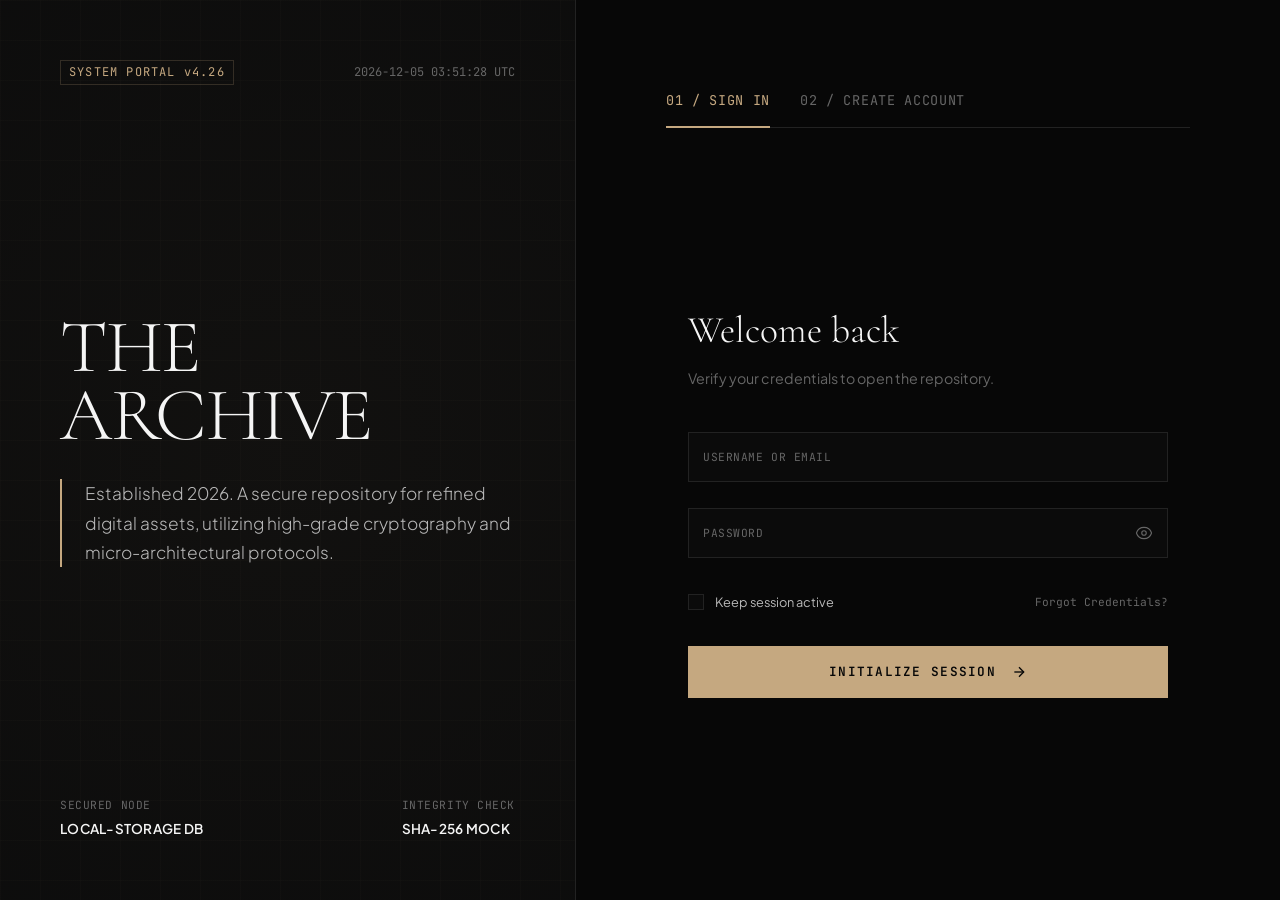
<file: 07_agentic_development_using_antigravity/index.html>
<!DOCTYPE html>
<html lang="en">
<head>
    <meta charset="UTF-8">
    <meta name="viewport" content="width=device-width, initial-scale=1.0">
    <title>THE ARCHIVE — Access Portal</title>
    <!-- Premium Google Fonts -->
    <link rel="preconnect" href="https://fonts.googleapis.com">
    <link rel="preconnect" href="https://fonts.gstatic.com" crossorigin>
    <link href="https://fonts.googleapis.com/css2?family=Cormorant+Garamond:ital,wght@0,300;0,400;0,500;0,600;1,300;1,400&family=Plus+Jakarta+Sans:wght@300;400;500;600;700&family=JetBrains+Mono:wght@200;400;700&display=swap" rel="stylesheet">
    <link rel="stylesheet" href="styles.css">
</head>
<body>
    <!-- Toast Notification Container -->
    <div id="toast-container" class="toast-container"></div>

    <!-- Main Container -->
    <main class="viewport-wrapper">
        <!-- Split Panel Layout -->
        <section class="split-layout" id="auth-panel">
            
            <!-- Left Side: Typographic/Editorial Panel -->
            <div class="editorial-panel">
                <div class="editorial-bg-pattern"></div>
                <div class="editorial-header">
                    <span class="editorial-tag">SYSTEM PORTAL v4.26</span>
                    <span class="editorial-date" id="system-time">04.06.2026 23:35 UTC</span>
                </div>
                <div class="editorial-body">
                    <h1 class="brand-title">THE<br>ARCHIVE</h1>
                    <p class="brand-subtitle">Established 2026. A secure repository for refined digital assets, utilizing high-grade cryptography and micro-architectural protocols.</p>
                </div>
                <div class="editorial-footer">
                    <div class="editorial-metric">
                        <span class="metric-label">SECURED NODE</span>
                        <span class="metric-val">LOCAL-STORAGE DB</span>
                    </div>
                    <div class="editorial-metric">
                        <span class="metric-label">INTEGRITY CHECK</span>
                        <span class="metric-val">SHA-256 MOCK</span>
                    </div>
                </div>
            </div>

            <!-- Right Side: Forms Container -->
            <div class="form-panel">
                <div class="form-panel-header">
                    <div class="tab-trigger active" id="tab-login" onclick="switchForm('login')">01 / SIGN IN</div>
                    <div class="tab-trigger" id="tab-register" onclick="switchForm('register')">02 / CREATE ACCOUNT</div>
                </div>

                <div class="form-wrapper">
                    <!-- 1. SIGN IN FORM -->
                    <form id="login-form" class="auth-form active" onsubmit="handleLogin(event)" novalidate>
                        <div class="form-intro">
                            <h2>Welcome back</h2>
                            <p>Verify your credentials to open the repository.</p>
                        </div>

                        <div class="input-group">
                            <input type="text" id="login-identifier" required placeholder=" " autocomplete="username">
                            <label for="login-identifier">USERNAME OR EMAIL</label>
                            <span class="input-line"></span>
                        </div>

                        <div class="input-group">
                            <input type="password" id="login-password" required placeholder=" " autocomplete="current-password">
                            <label for="login-password">PASSWORD</label>
                            <span class="input-line"></span>
                            <button type="button" class="password-toggle" onclick="togglePasswordVisibility('login-password')" aria-label="Toggle password visibility">
                                <svg class="eye-icon" xmlns="http://www.w3.org/2000/svg" viewBox="0 0 24 24" fill="none" stroke="currentColor" stroke-width="1.5">
                                    <path d="M2.036 12.322a1.012 1.012 0 010-.644C3.423 7.51 7.36 4.5 12 4.5c4.638 0 8.573 3.007 9.963 7.178.07.207.07.431 0 .639C20.577 16.49 16.64 19.5 12 19.5c-4.638 0-8.573-3.007-9.963-7.178z" />
                                    <circle cx="12" cy="12" r="3" />
                                </svg>
                            </button>
                        </div>

                        <div class="form-options">
                            <label class="custom-checkbox">
                                <input type="checkbox" id="login-remember">
                                <span class="checkbox-box"></span>
                                <span class="checkbox-label">Keep session active</span>
                            </label>
                            <a href="#" class="forgot-link" onclick="triggerForgotPassword()">Forgot Credentials?</a>
                        </div>

                        <button type="submit" class="btn btn-primary btn-sharp">
                            <span class="btn-text">INITIALIZE SESSION</span>
                            <svg class="btn-arrow" xmlns="http://www.w3.org/2000/svg" viewBox="0 0 24 24" fill="none" stroke="currentColor" stroke-width="2">
                                <line x1="5" y1="12" x2="19" y2="12"></line>
                                <polyline points="12 5 19 12 12 19"></polyline>
                            </svg>
                        </button>
                    </form>

                    <!-- 2. REGISTER FORM -->
                    <form id="register-form" class="auth-form" onsubmit="handleRegister(event)" novalidate>
                        <div class="form-intro">
                            <h2>Join the Archive</h2>
                            <p>Register a new cryptographic access key.</p>
                        </div>

                        <div class="input-grid">
                            <div class="input-group">
                                <input type="text" id="reg-fullname" required placeholder=" ">
                                <label for="reg-fullname">FULL NAME</label>
                                <span class="input-line"></span>
                            </div>

                            <div class="input-group">
                                <input type="text" id="reg-username" required placeholder=" " autocomplete="username">
                                <label for="reg-username">USERNAME</label>
                                <span class="input-line"></span>
                            </div>
                        </div>

                        <div class="input-group">
                            <input type="email" id="reg-email" required placeholder=" " autocomplete="email">
                            <label for="reg-email">EMAIL ADDRESS</label>
                            <span class="input-line"></span>
                        </div>

                        <div class="input-group">
                            <input type="password" id="reg-password" required placeholder=" " autocomplete="new-password" oninput="checkPasswordStrength(this.value)">
                            <label for="reg-password">SECURE PASSWORD</label>
                            <span class="input-line"></span>
                            <button type="button" class="password-toggle" onclick="togglePasswordVisibility('reg-password')" aria-label="Toggle password visibility">
                                <svg class="eye-icon" xmlns="http://www.w3.org/2000/svg" viewBox="0 0 24 24" fill="none" stroke="currentColor" stroke-width="1.5">
                                    <path d="M2.036 12.322a1.012 1.012 0 010-.644C3.423 7.51 7.36 4.5 12 4.5c4.638 0 8.573 3.007 9.963 7.178.07.207.07.431 0 .639C20.577 16.49 16.64 19.5 12 19.5c-4.638 0-8.573-3.007-9.963-7.178z" />
                                    <circle cx="12" cy="12" r="3" />
                                </svg>
                            </button>
                            <!-- Password Strength Indicator -->
                            <div class="strength-meter">
                                <div class="strength-bar" id="bar-1"></div>
                                <div class="strength-bar" id="bar-2"></div>
                                <div class="strength-bar" id="bar-3"></div>
                                <div class="strength-bar" id="bar-4"></div>
                                <span class="strength-text" id="strength-label">CRITICALLY WEAK</span>
                            </div>
                        </div>

                        <div class="input-group">
                            <input type="password" id="reg-confirm-password" required placeholder=" " autocomplete="new-password">
                            <label for="reg-confirm-password">CONFIRM KEY</label>
                            <span class="input-line"></span>
                        </div>

                        <div class="form-options">
                            <label class="custom-checkbox">
                                <input type="checkbox" id="reg-terms" required>
                                <span class="checkbox-box"></span>
                                <span class="checkbox-label">I accept the terms of data custody & node protocols.</span>
                            </label>
                        </div>

                        <button type="submit" class="btn btn-primary btn-sharp">
                            <span class="btn-text">CREATE CREDENTIALS</span>
                            <svg class="btn-arrow" xmlns="http://www.w3.org/2000/svg" viewBox="0 0 24 24" fill="none" stroke="currentColor" stroke-width="2">
                                <line x1="5" y1="12" x2="19" y2="12"></line>
                                <polyline points="12 5 19 12 12 19"></polyline>
                            </svg>
                        </button>
                    </form>
                </div>
            </div>
        </section>

        <!-- Dynamic Post-Login Dashboard -->
        <section class="dashboard-panel" id="dashboard-panel" style="display: none;">
            <header class="dash-header">
                <div class="brand-tag">
                    <span class="brand-dot"></span> THE ARCHIVE / DATA ROOM
                </div>
                <div class="dash-user-profile">
                    <span class="dash-user-badge" id="dash-user-initials">U</span>
                    <div class="user-meta">
                        <span class="user-fullname" id="dash-fullname">Loading User...</span>
                        <span class="user-role">Access Status: Authorized</span>
                    </div>
                </div>
                <button class="btn-logout" onclick="handleLogout()" aria-label="Log out of session">
                    <span>CLOSE SESSION</span>
                    <svg xmlns="http://www.w3.org/2000/svg" width="16" height="16" fill="none" stroke="currentColor" stroke-width="2" class="logout-icon" viewBox="0 0 24 24">
                        <path d="M9 21H5a2 2 0 0 1-2-2V5a2 2 0 0 1 2-2h4"></path>
                        <polyline points="16 17 21 12 16 7"></polyline>
                        <line x1="21" y1="12" x2="9" y2="12"></line>
                    </svg>
                </button>
            </header>

            <div class="dash-grid">
                <!-- Welcome & Node Info Card -->
                <div class="dash-card card-large">
                    <div class="card-tag">SECURE ACCESS GRANTED</div>
                    <h2 class="dash-greeting">Welcome Back, <span class="highlight-text" id="dash-greeting-name">User</span>.</h2>
                    <p class="dash-desc">Your node connection has been successfully established. All activities within this directory are logged locally under your authenticated profile session. Feel free to manage your credentials or inspect local node parameters below.</p>
                    
                    <div class="details-grid">
                        <div class="detail-box">
                            <span class="label">ASSIGNED UUID</span>
                            <span class="val" id="dash-uuid">ARCHIVE-9B1D-4E2A</span>
                        </div>
                        <div class="detail-box">
                            <span class="label">NODE REGISTERED</span>
                            <span class="val" id="dash-created">2026-06-04 23:35</span>
                        </div>
                        <div class="detail-box">
                            <span class="label">PORTAL ALIAS</span>
                            <span class="val" id="dash-username">@username</span>
                        </div>
                        <div class="detail-box">
                            <span class="label">REGISTERED EMAIL</span>
                            <span class="val" id="dash-email">email@archive.org</span>
                        </div>
                    </div>
                </div>

                <!-- Session Stats & Actions Card -->
                <div class="dash-card">
                    <div class="card-tag">SECURITY PARADIGMS</div>
                    <h3>Node Integrity Tools</h3>
                    <p class="small-desc">Manage files, wipe local cache, or generate self-destruct tokens.</p>
                    
                    <div class="action-buttons-list">
                        <button class="btn-secondary" onclick="simulateSecretKeyRotation()">
                            <span>ROTATE TOKEN KEY</span>
                        </button>
                        <button class="btn-secondary btn-danger" onclick="wipeLocalRegistry()">
                            <span>WIPE STORAGE REGISTRY</span>
                        </button>
                    </div>

                    <div class="stat-footer-metrics">
                        <div class="metric-item">
                            <span class="m-val">256-BIT</span>
                            <span class="m-lbl">MOCK ENCRYPTION</span>
                        </div>
                        <div class="metric-item">
                            <span class="m-val" id="total-users-stat">1</span>
                            <span class="m-lbl">TOTAL LOGGED USERS</span>
                        </div>
                    </div>
                </div>

                <!-- Session Access Log -->
                <div class="dash-card card-full-width">
                    <div class="card-tag">SESSION ACTIVITY LOGS (TEMPORARY SESSIONS)</div>
                    <div class="table-container">
                        <table class="logs-table">
                            <thead>
                                <tr>
                                    <th>EVENT TIME</th>
                                    <th>EVENT NAME</th>
                                    <th>STATUS</th>
                                    <th>ORIGIN</th>
                                    <th>SIGNATURE hash</th>
                                </tr>
                            </thead>
                            <tbody id="logs-tbody">
                                <tr>
                                    <td class="mono">2026-06-04 23:35:10</td>
                                    <td>USER_AUTHENTICATION_INITIALIZED</td>
                                    <td><span class="badge badge-success">SUCCESS</span></td>
                                    <td class="mono">LOCAL_AGENT</td>
                                    <td class="mono">5e884898da28...</td>
                                </tr>
                            </tbody>
                        </table>
                    </div>
                </div>
            </div>
        </section>
    </main>

    <script src="app.js"></script>
</body>
</html>
</file>
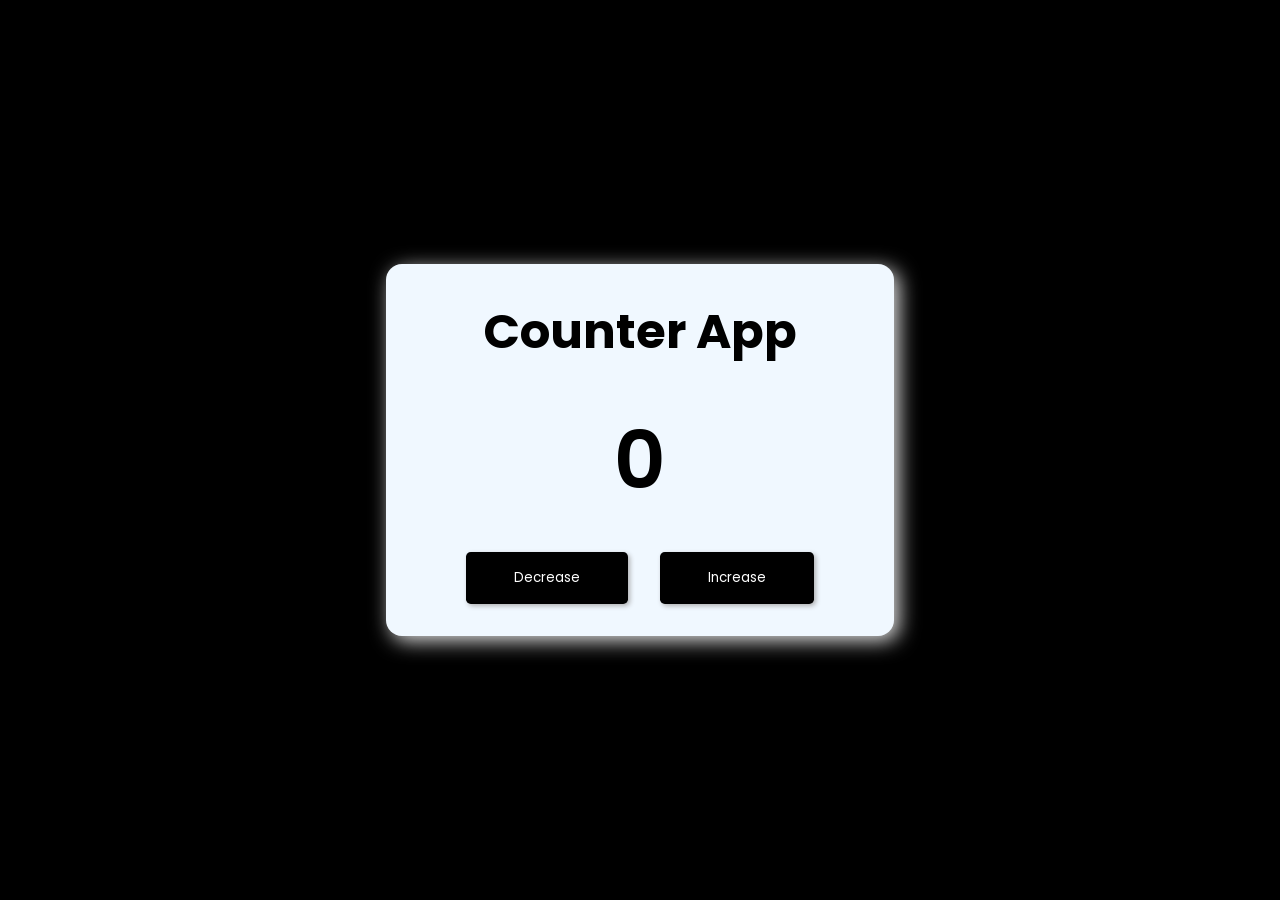
<file: 03_javascript_basics/01_js_project_counter_app/index.html>
<!doctype html>
<html lang="en">
  <head>
    <meta charset="UTF-8" />
    <meta name="viewport" content="width=device-width, initial-scale=1.0" />
    <title>Counter App</title>
    <link rel="stylesheet" href="style.css" />
  </head>
  <body>
    <div class="container">
      <!-- header -->
      <div class="header">
        <h1>Counter App</h1>
      </div>
      <!-- value  -->
      <div class="value">
        <h1 class="changingVariable">0</h1>
      </div>

      <!-- buttons  -->
      <div class="buttons">
        <button class="decrease">Decrease</button>
        <button class="increase">Increase</button>
      </div>
    </div>
    <script src="./script.js"></script>
  </body>
</html>
</file>
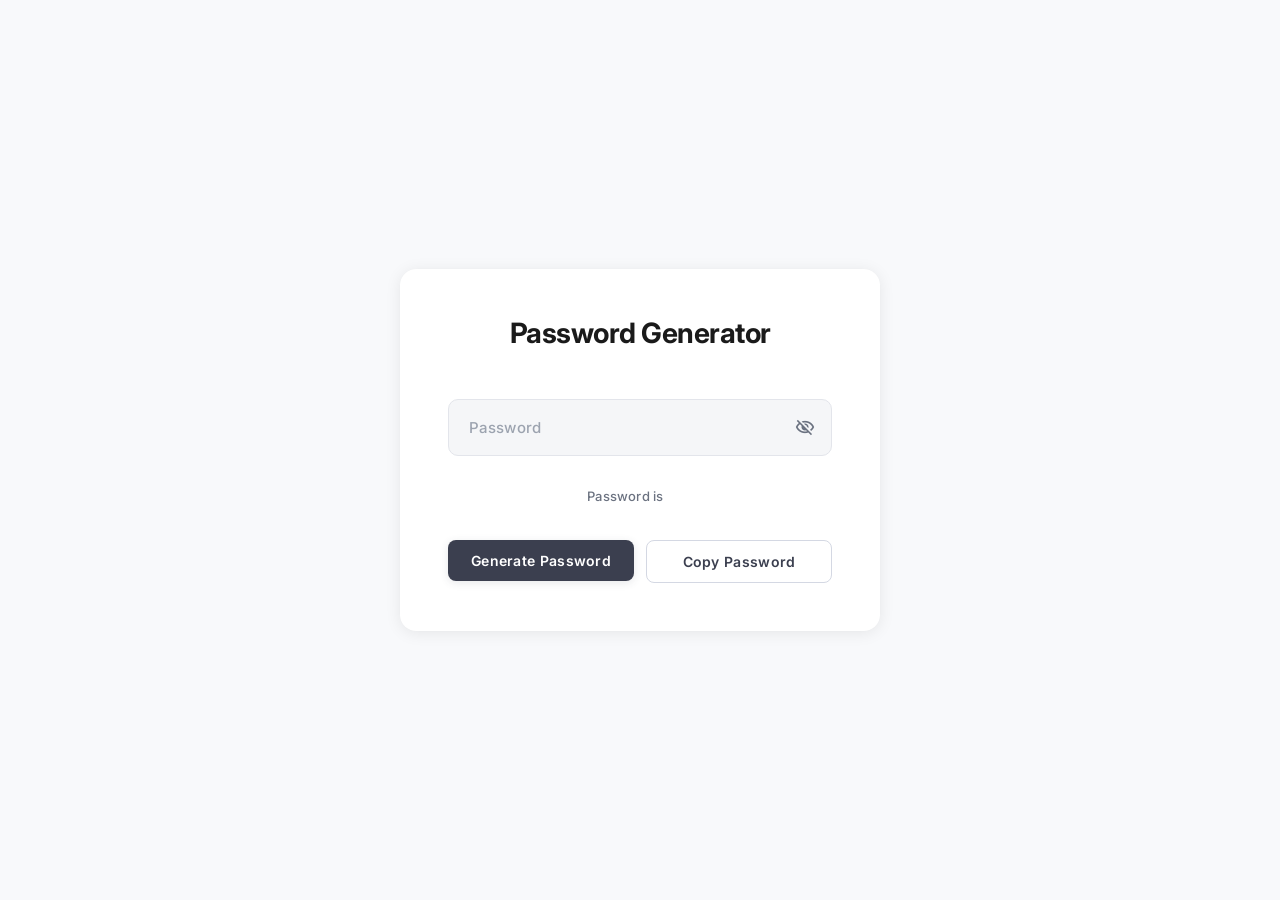
<file: 05_javascript+intermeditae_projects/01_javascript_project_passwordGenerator/index.html>
<!doctype html>
<html lang="en">
  <head>
    <meta charset="UTF-8" />
    <meta name="viewport" content="width=device-width, initial-scale=1.0" />
    <title>Password Generator</title>
    <link
      rel="stylesheet"
      href="https://fonts.googleapis.com/css2?family=Material+Symbols+Outlined:opsz,wght,FILL,GRAD@20..48,100..700,0..1,-50..200"
    />
    <link rel="stylesheet" href="style.css" />
  </head>
  <body>
    <div class="container">
      <div class="header">
        <h1>Password Generator</h1>
      </div>

      <div class="input-box">
        <input type="password" name="" id="password" placeholder="Password" />
        <button>
          <span class="material-symbols-outlined" id="eye-icon">
            visibility_off
          </span>
        </button>
      </div>
      <p id="message">Password is <span id="strength"></span></p>
      <div class="generate-and-copy-container">
        <div class="generate">
          <button class="generate-btn" onclick="generatePassword()">
            Generate Password
          </button>
        </div>

        <div class="copy">
          <button class="copy-btn" onclick="copyPassword()">
            Copy Password
          </button>
        </div>
      </div>
    </div>

    <script src="script.js"></script>
  </body>
</html>
</file>
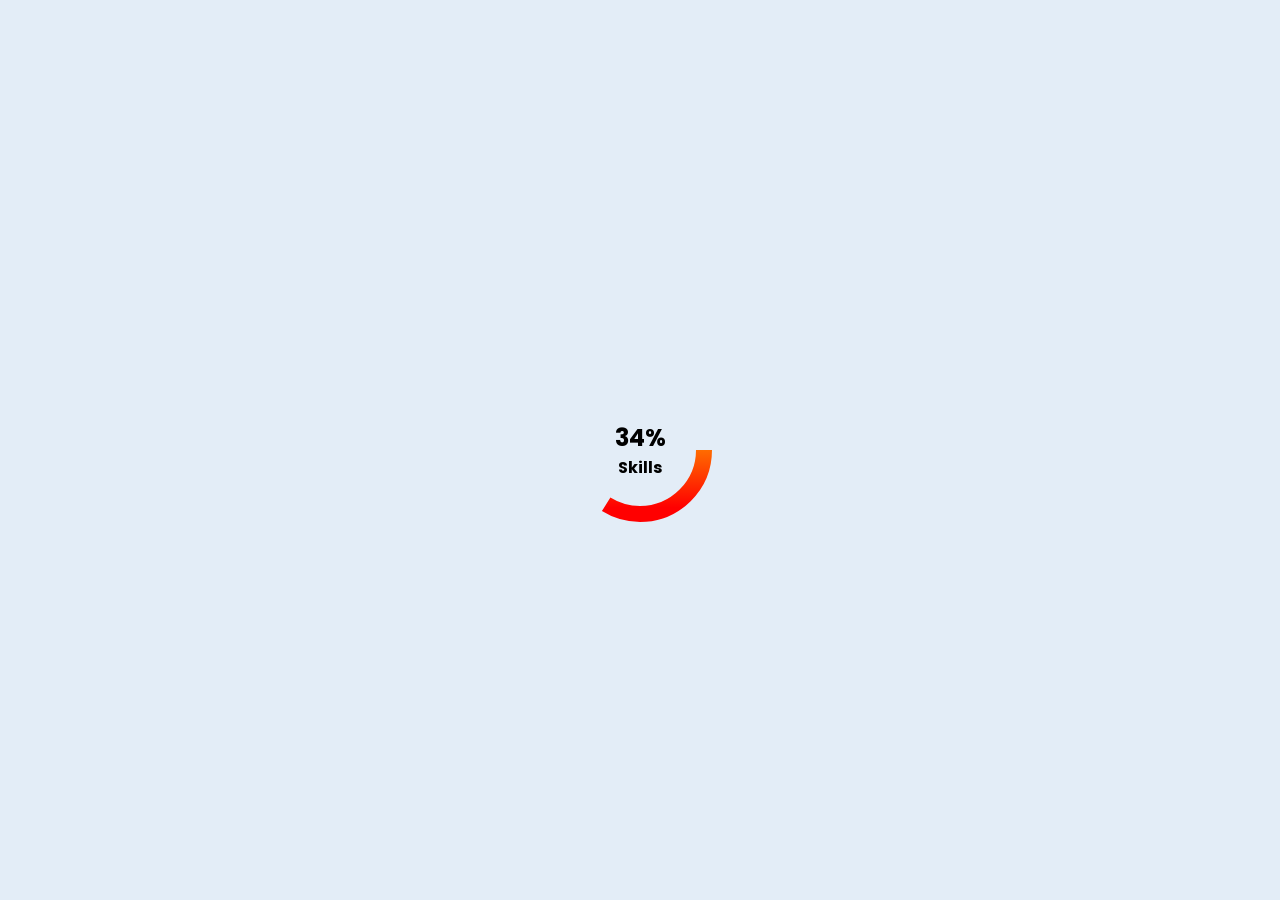
<file: 05_javascript+intermeditae_projects/02_javascript_project_progressBar/index.html>
<!doctype html>
<html lang="en">
  <head>
    <meta charset="UTF-8" />
    <meta name="viewport" content="width=device-width, initial-scale=1.0" />
    <title>Progress Bar</title>
    <link rel="stylesheet" href="style.css">
  </head>
  <body>
    <div class="skill">
      <div class="outer">
        <div class="inner">
          <div class="number"></div>
          <div class="text"></div>
        </div>
      </div>

      <svg
        viewBox="0 0 10 10"
        xmlns="http://www.w3.org/2000/svg"
        xmlns:xlink="http://www.w3.org/1999/xlink"
      >
        <defs>
          <linearGradient id="myGradient" gradientTransform="rotate(90)">
            <stop offset="5%" stop-color="gold" />
            <stop offset="95%" stop-color="red" />
          </linearGradient>
        </defs>

        <!-- using my linear gradient -->
        <circle cx="5" cy="5" r="4" fill="url('#myGradient')" />
      </svg>
    </div>
    <script src="script.js"></script>
  </body>
</html>
</file>
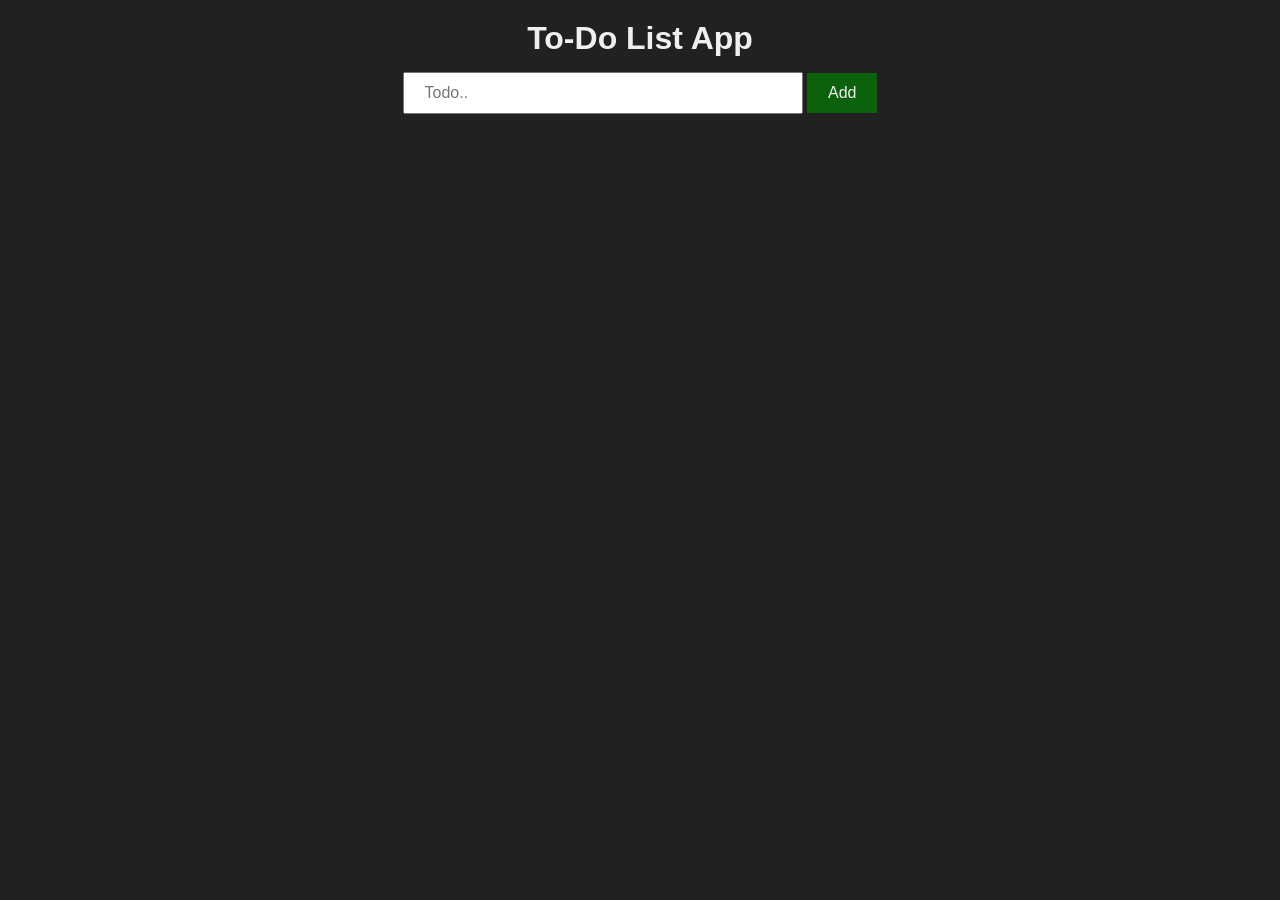
<file: 08_javascript_projects/01_todo_list_app/index.html>
<!DOCTYPE html>
<html lang="en">
    <head>
        <meta charset="UTF-8" />
        <meta name="viewport" content="width=device-width, initial-scale=1.0" />
        <title>To-Do List App | JavaScript Projects.</title>
        <!-- CSS Link -->
        <link rel="stylesheet" href="style.css" />
    </head>
    <body>
        <h1 class="title">To-Do List App</h1>
        <div id="todo_app">
            <div class="todo">
                <input
                    type="text"
                    placeholder="Todo.."
                    class="input"
                    id="myInput"
                />
                <button id="button">Add</button>
            </div>
            <ul id="todo_list">
                <!-- <li>Hello</li> -->
            </ul>
        </div>

        <!-- JavaScript Include -->
        <script src="script.js"></script>
    </body>
</html>
</file>
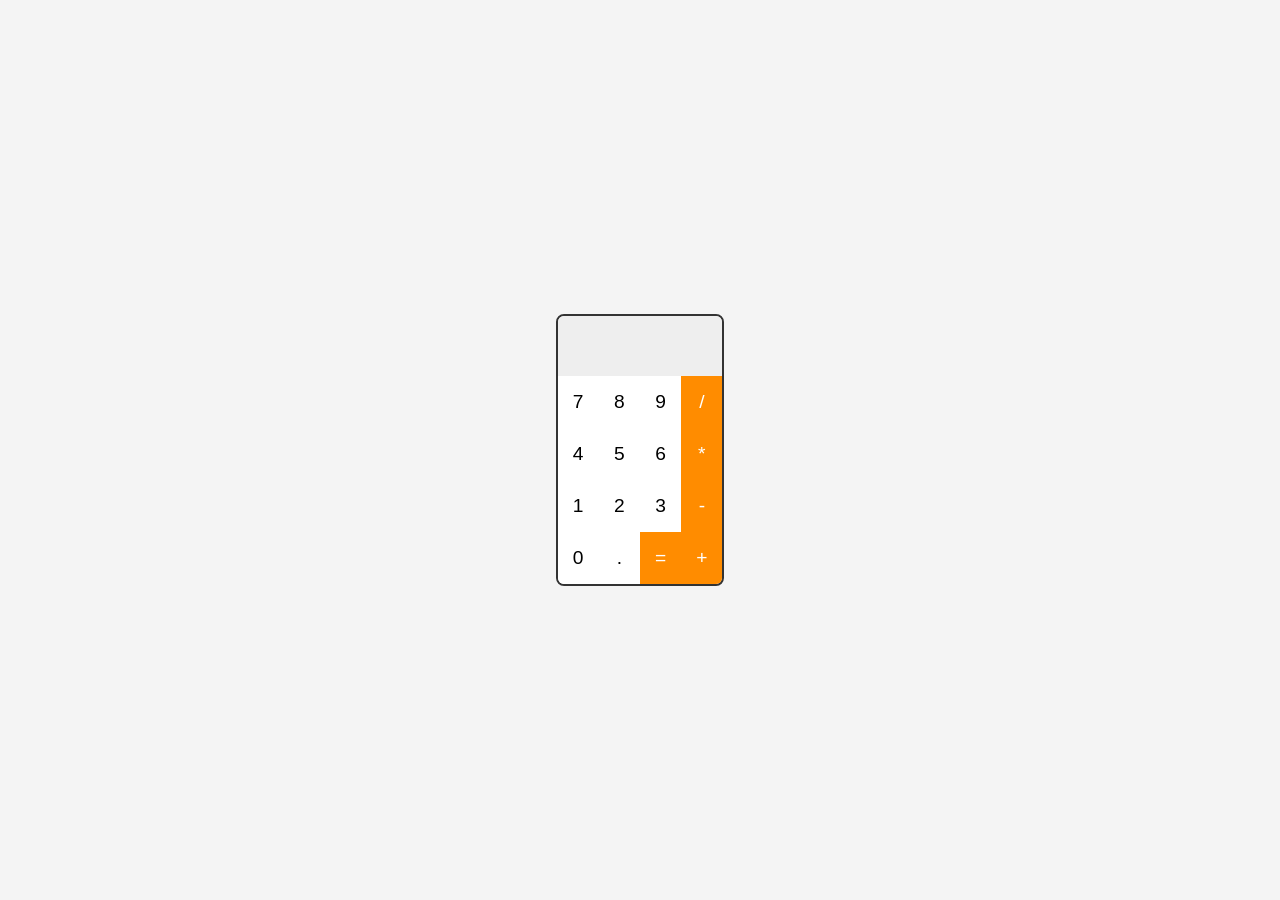
<file: 08_javascript_projects/02_simple_calculator_app/index.html>
<!DOCTYPE html>
<html lang="en">
    <head>
        <meta charset="UTF-8" />
        <meta name="viewport" content="width=device-width, initial-scale=1.0" />
        <title>Simple Calculator || 100 JavaScript Projects</title>
        <!-- Styles  -->
        <link rel="stylesheet" href="style.css" />
    </head>
    <body>
        <div id="calculator">
            <div id="display"></div>
            <div id="keyboard">
                <button>7</button>
                <button>8</button>
                <button>9</button>
                <button class="operator">/</button>
                <button>4</button>
                <button>5</button>
                <button>6</button>
                <button class="operator">*</button>
                <button>1</button>
                <button>2</button>
                <button>3</button>
                <button class="operator">-</button>
                <button>0</button>
                <button>.</button>
                <button class="operator">=</button>
                <button class="operator">+</button>
            </div>
        </div>

        <!-- Script Includes -->
        <script src="script.js"></script>
    </body>
</html>
</file>
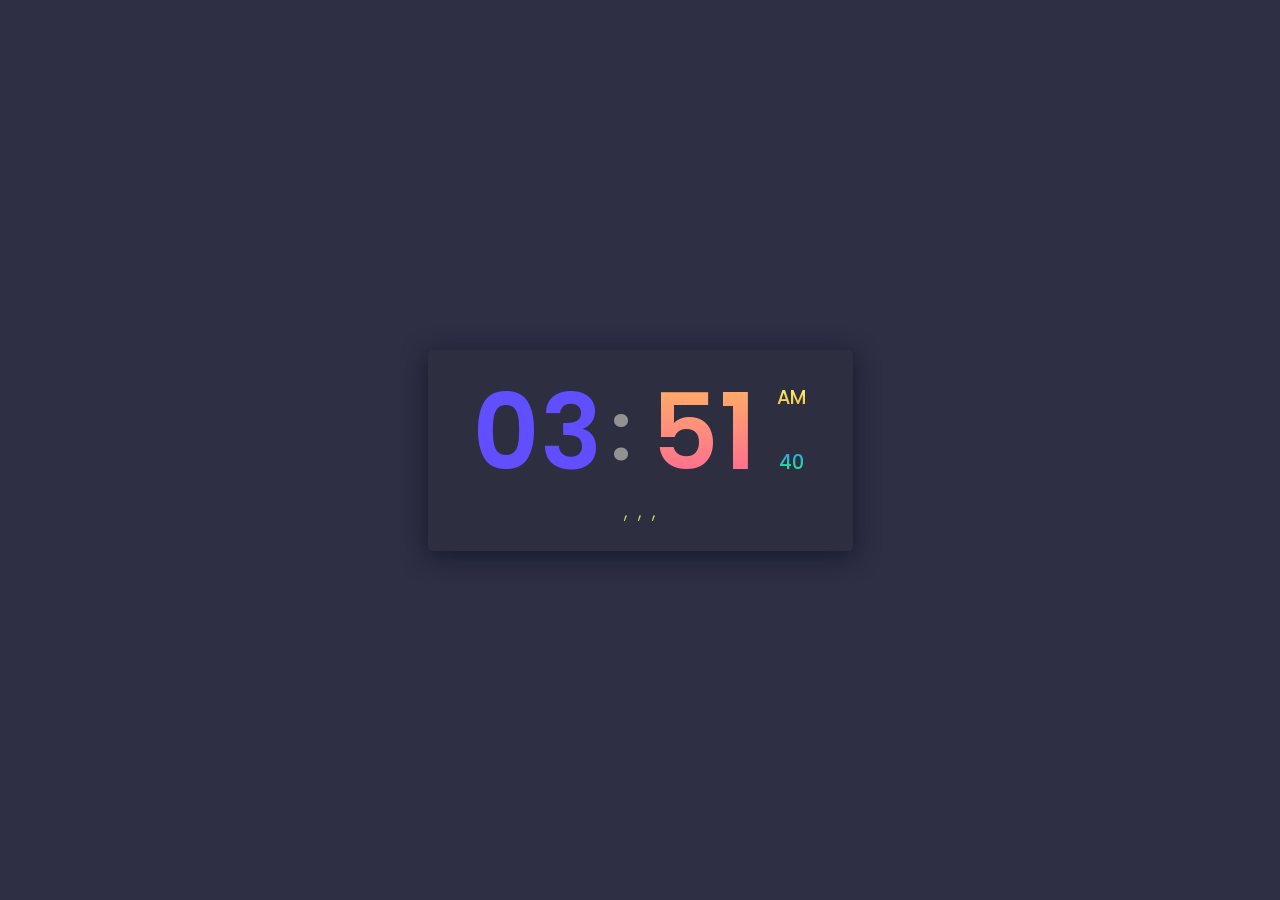
<file: 08_javascript_projects/03_digital_clock_app/index.html>
<!DOCTYPE html>
<html lang="en">
    <head>
        <meta charset="UTF-8" />
        <meta http-equiv="X-UA-Compatible" content="IE=edge" />
        <meta name="viewport" content="width=device-width, initial-scale=1.0" />
        <title>Digital Clock || 100 JavaScript Projects</title>
        <link rel="stylesheet" href="style.css" />
    </head>
    <body>
        <div class="container">
            <div class="digital-clock">
                <div class="time">
                    <div class="hour"></div>
                    <div class="dots">:</div>
                    <div class="minutes"></div>
                    <div class="right-side">
                        <div class="period"></div>
                        <div class="seconds"></div>
                    </div>
                </div>
                <div class="calendar">
                    <div class="day-name"></div>
                    ,
                    <div class="month-name"></div>
                    ,
                    <div class="day-number"></div>
                    ,
                    <div class="year"></div>
                </div>
            </div>
        </div>
        <!-- Script Includes -->
        <script src="script.js"></script>
    </body>
</html>
</file>
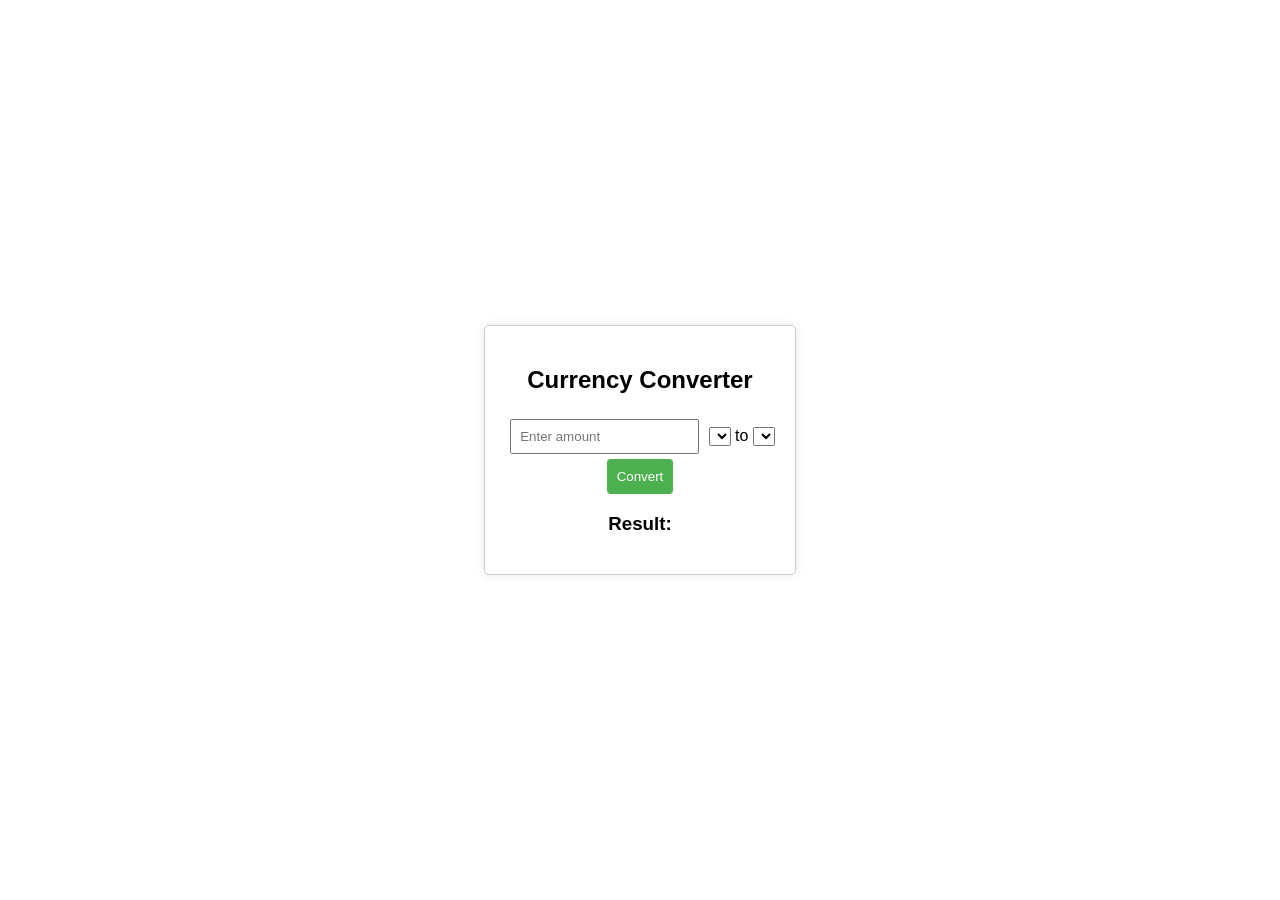
<file: 08_javascript_projects/04_currency_converter_app/index.html>
<!DOCTYPE html>
<html lang="en">
    <head>
        <meta charset="UTF-8" />
        <meta name="viewport" content="width=device-width, initial-scale=1.0" />
        <title>Currency Converter || 100 JavaScript Projects</title>
        <!-- style -->
        <link rel="stylesheet" href="style.css" />
    </head>
    <body>
        <div id="converter">
            <h2>Currency Converter</h2>
            <input type="number" id="amount" placeholder="Enter amount" />
            <select id="fromCurrency">
                <!-- Add currency options here -->
            </select>
            <span>to</span>
            <select id="toCurrency">
                <!-- Add currency options here -->
            </select>
            <br />
            <button onclick="convertCurrency()">Convert</button>
            <h3>Result: <span id="result"></span></h3>
        </div>

        <!-- javascript includes -->
        <script src="index.js"></script>
    </body>
</html>
</file>
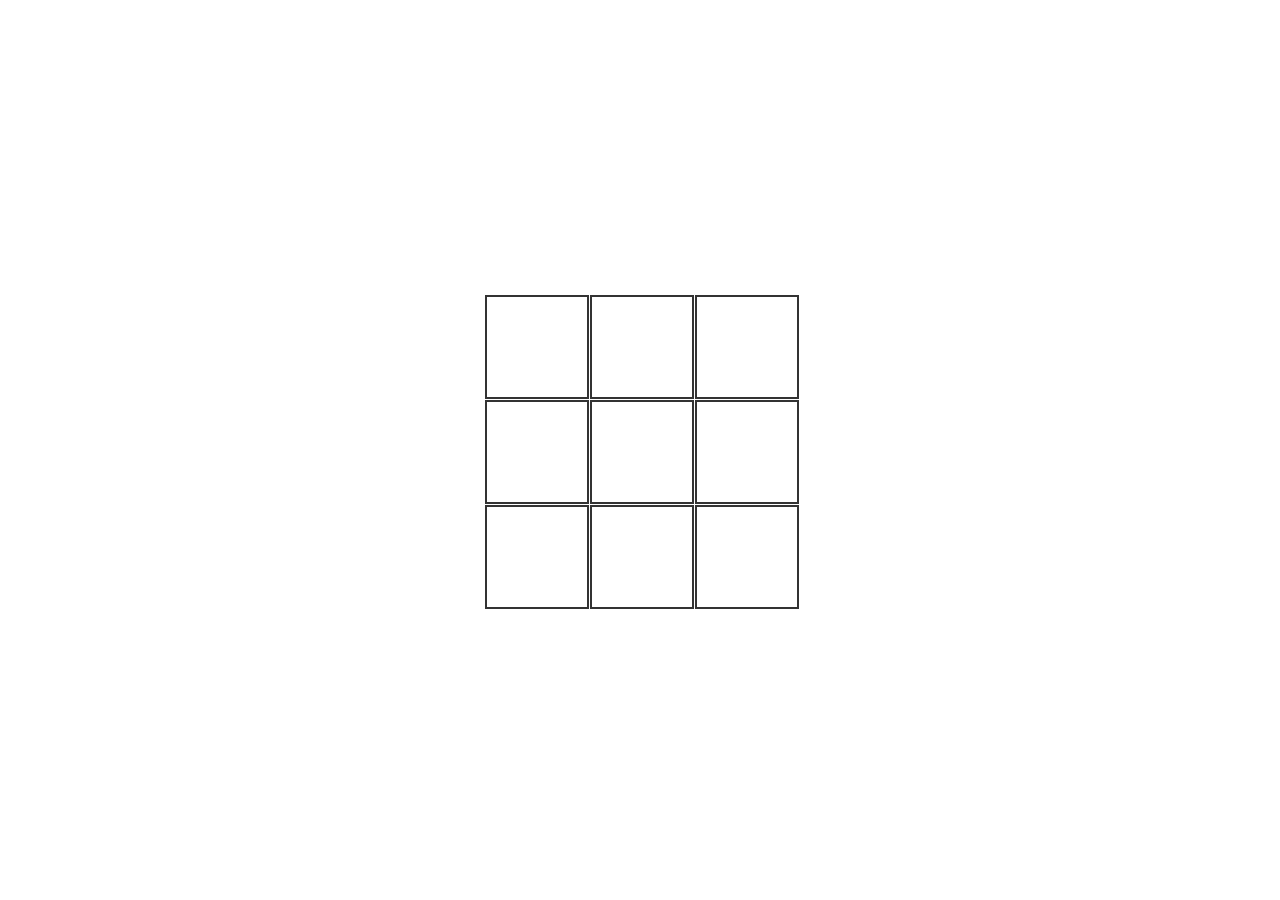
<file: 08_javascript_projects/05_tictactoe_app/index.html>
<!DOCTYPE html>
<html lang="en">
    <head>
        <meta charset="UTF-8" />
        <meta name="viewport" content="width=device-width, initial-scale=1.0" />
        <title>Advanced Tic Tac Toe</title>
        <link rel="stylesheet" href="style.css" />
    </head>
    <body>
        <div id="game-board">
            
        </div>
        <br>
        <br>
        <br>
        <div id="message" class="message"></div>

        <script src="index.js"></script>
    </body>
</html>
</file>
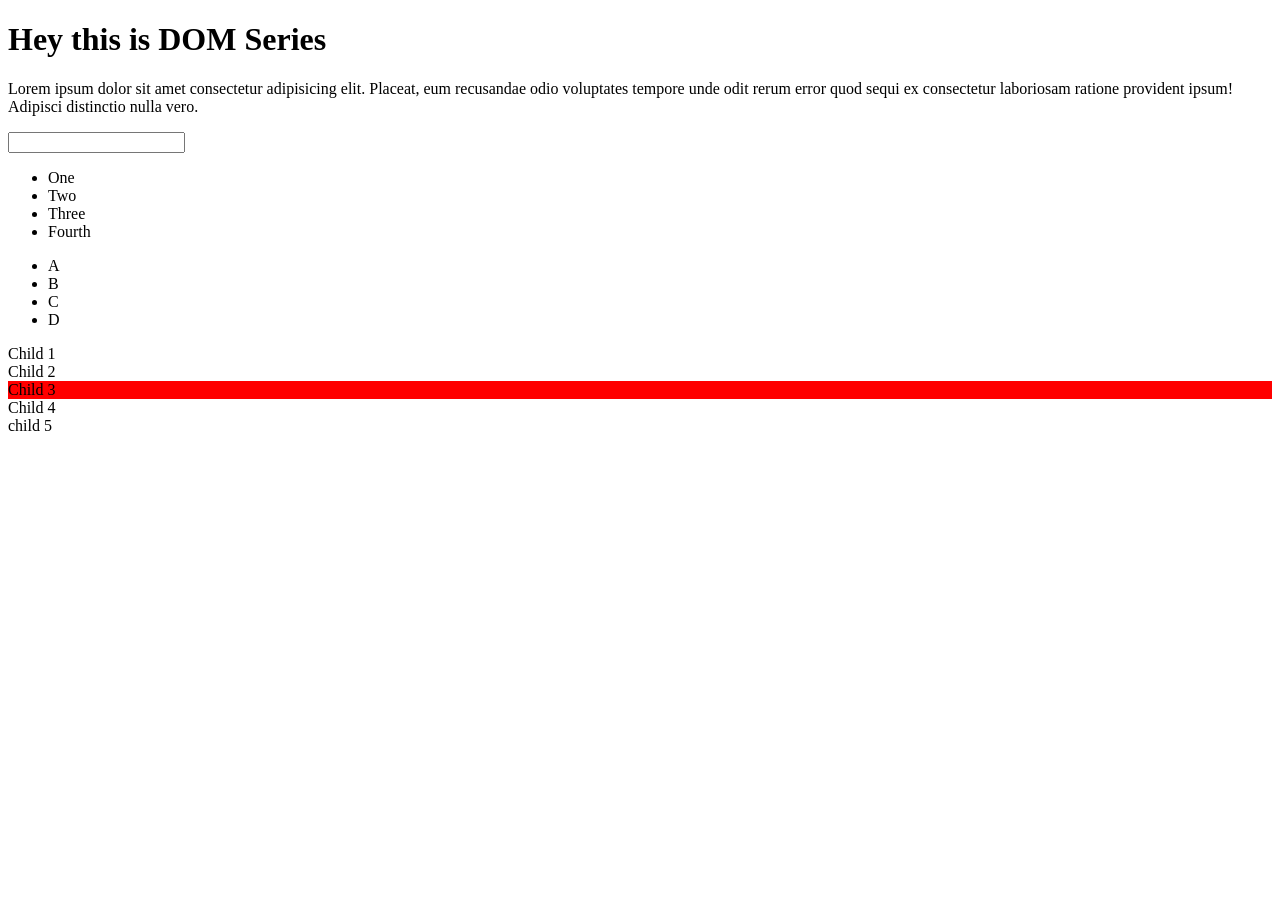
<file: 06_DOM/DOM.html>
<!doctype html>
<html lang="en">
  <head>
    <meta charset="UTF-8" />
    <meta name="viewport" content="width=device-width, initial-scale=1.0" />
    <title>DOM Manupulation</title>
  </head>
  <body>
    <div>
      <h1 id="title" class="heading">
        Hey this is DOM Series
        <span style="display: none">I'm inside span</span>
      </h1>
      <p>
        Lorem ipsum dolor sit amet consectetur adipisicing elit. Placeat, eum
        recusandae odio voluptates tempore unde odit rerum error quod sequi ex
        consectetur laboriosam ratione provident ipsum! Adipisci distinctio
        nulla vero.
      </p>
      <input type="password" name="" id="" />
    </div>

    <ul>
      <li class="list-item" id="one">One</li>
      <li class="list-item" id="two">Two</li>
      <li class="list-item" id="three">Three</li>
      <li class="list-item" id="four">Fourth</li>
    </ul>

    <ul>
      <li class="list-item">A</li>
      <li class="list-item">B</li>
      <li class="list-item">C</li>
      <li class="list-item">D</li>
    </ul>

    <div class="parent">
      <div class="child" id="child1">Child 1</div>
      <div class="child">Child 2</div>
      <div class="child">Child 3</div>
      <div class="child">Child 4</div>
    </div>

    <script>
      const parent = document.querySelector(".parent");
      console.log(parent);

      const newChild = document.createElement("div");

      newChild.setAttribute("class", "child");

      newChild.innerText = "child 5";
      console.log(newChild);

      parent.appendChild(newChild);

      const thirdChild = document.querySelector(".child:nth-child(3)");
      console.log(thirdChild);
      thirdChild.style.backgroundColor = "red";
    </script>
  </body>
</html>
</file>
<file: 07_agentic_development_using_antigravity/styles.css>
/* ==========================================================================
   DESIGN TOKENS & SYSTEM VARIABLES
   ========================================================================== */
:root {
    /* Fonts */
    --font-display: 'Cormorant Garamond', Georgia, serif;
    --font-body: 'Plus Jakarta Sans', system-ui, -apple-system, BlinkMacSystemFont, sans-serif;
    --font-mono: 'JetBrains Mono', 'Space Mono', monospace;

    /* Palette - Obsidian, Concrete Charcoal & Luxury Champagne Gold */
    --color-bg: #070707;
    --color-surface: #101010;
    --color-surface-elevated: #161616;
    
    --color-primary: #c5a880;        /* Warm Champagne Brass */
    --color-primary-bright: #e5cda8; /* Bright Gold Highlight */
    --color-primary-dark: #8c7352;   /* Deep Bronze */
    
    --color-border: #222222;
    --color-border-hover: #3a3a3a;
    --color-border-active: #c5a880;

    --color-text-light: #f5f5f5;
    --color-text-body: #b8b8b8;
    --color-text-muted: #666666;
    
    /* Utility States */
    --color-success: #10b981;  /* Emerald */
    --color-error: #ef4444;    /* Crimson */
    --color-warning: #f59e0b;  /* Amber */
    --color-info: #3b82f6;     /* Sapphire */
    
    /* Layout Details */
    --transition-smooth: all 0.3s cubic-bezier(0.16, 1, 0.3, 1);
    --transition-fast: all 0.15s ease-out;
}

/* ==========================================================================
   RESET & FOUNDATIONS
   ========================================================================== */
* {
    box-sizing: border-box;
    margin: 0;
    padding: 0;
    border-radius: 0 !important; /* STRICTLY SHARP EDGES */
}

html, body {
    background-color: var(--color-bg);
    color: var(--color-text-body);
    font-family: var(--font-body);
    font-size: 15px;
    line-height: 1.6;
    height: 100%;
    overflow-x: hidden;
    -webkit-font-smoothing: antialiased;
}

input, button, select, textarea {
    font-family: inherit;
    font-size: inherit;
    color: inherit;
    background: none;
    border: none;
}

a {
    color: var(--color-primary);
    text-decoration: none;
    transition: var(--transition-fast);
}

a:hover {
    color: var(--color-primary-bright);
}

.mono {
    font-family: var(--font-mono);
    font-size: 0.85rem;
    letter-spacing: 0.05em;
}

/* Custom Scrollbar */
::-webkit-scrollbar {
    width: 6px;
    height: 6px;
}
::-webkit-scrollbar-track {
    background: var(--color-bg);
}
::-webkit-scrollbar-thumb {
    background: var(--color-border);
}
::-webkit-scrollbar-thumb:hover {
    background: var(--color-primary-dark);
}

/* ==========================================================================
   LAYOUT STRUCTURE
   ========================================================================== */
.viewport-wrapper {
    min-height: 100vh;
    display: flex;
    align-items: stretch;
    justify-content: stretch;
    position: relative;
    z-index: 1;
}

.split-layout {
    display: grid;
    grid-template-columns: 45% 55%;
    width: 100%;
}

@media (max-width: 1024px) {
    .split-layout {
        grid-template-columns: 100%;
    }
    .editorial-panel {
        display: none !important;
    }
}

/* ==========================================================================
   EDITORIAL PANEL (LEFT SIDE)
   ========================================================================== */
.editorial-panel {
    background-color: #0c0c0c;
    border-right: 1px solid var(--color-border);
    padding: 4rem;
    display: flex;
    flex-direction: column;
    justify-content: space-between;
    position: relative;
    overflow: hidden;
}

/* Premium Grid Mesh Background */
.editorial-bg-pattern {
    position: absolute;
    top: 0;
    left: 0;
    right: 0;
    bottom: 0;
    background-image: 
        linear-gradient(rgba(197, 168, 128, 0.02) 1px, transparent 1px),
        linear-gradient(90deg, rgba(197, 168, 128, 0.02) 1px, transparent 1px);
    background-size: 40px 40px;
    pointer-events: none;
    z-index: 1;
}

/* Ambient Glow Sweeping Light */
.editorial-panel::after {
    content: '';
    position: absolute;
    top: -50%;
    left: -50%;
    width: 200%;
    height: 200%;
    background: radial-gradient(circle, rgba(197, 168, 128, 0.03) 0%, transparent 60%);
    animation: slow-sweep 15s infinite alternate linear;
    pointer-events: none;
    z-index: 2;
}

@keyframes slow-sweep {
    0% { transform: translate(-10%, -10%) rotate(0deg); }
    100% { transform: translate(10%, 10%) rotate(180deg); }
}

.editorial-header, .editorial-footer {
    display: flex;
    justify-content: space-between;
    align-items: center;
    position: relative;
    z-index: 3;
}

.editorial-tag {
    font-family: var(--font-mono);
    font-size: 0.8rem;
    color: var(--color-primary);
    border: 1px solid rgba(197, 168, 128, 0.2);
    padding: 2px 8px;
    letter-spacing: 0.1em;
}

.editorial-date {
    font-family: var(--font-mono);
    font-size: 0.8rem;
    color: var(--color-text-muted);
}

.editorial-body {
    position: relative;
    z-index: 3;
    max-width: 480px;
    margin: 4rem 0;
}

.brand-title {
    font-family: var(--font-display);
    font-size: 5rem;
    line-height: 0.9;
    font-weight: 300;
    color: var(--color-text-light);
    letter-spacing: -0.02em;
    margin-bottom: 2rem;
    position: relative;
}

.brand-subtitle {
    font-family: var(--font-body);
    font-size: 1.15rem;
    font-weight: 300;
    color: var(--color-text-body);
    line-height: 1.7;
    border-left: 2px solid var(--color-primary);
    padding-left: 1.5rem;
}

.editorial-metric {
    display: flex;
    flex-direction: column;
    gap: 4px;
}

.metric-label {
    font-family: var(--font-mono);
    font-size: 0.75rem;
    color: var(--color-text-muted);
    letter-spacing: 0.05em;
}

.metric-val {
    font-family: var(--font-body);
    font-size: 0.9rem;
    font-weight: 600;
    color: var(--color-text-light);
    letter-spacing: 0.02em;
}

/* ==========================================================================
   FORM PANEL (RIGHT SIDE)
   ========================================================================== */
.form-panel {
    background-color: var(--color-bg);
    display: flex;
    flex-direction: column;
    justify-content: flex-start;
    padding: 6rem;
    overflow-y: auto;
    position: relative;
}

@media (max-width: 768px) {
    .form-panel {
        padding: 3rem 1.5rem;
    }
}

.form-panel-header {
    display: flex;
    border-bottom: 1px solid var(--color-border);
    margin-bottom: 4rem;
    gap: 2rem;
}

.tab-trigger {
    font-family: var(--font-mono);
    font-size: 0.9rem;
    color: var(--color-text-muted);
    padding-bottom: 1rem;
    cursor: pointer;
    position: relative;
    letter-spacing: 0.05em;
    transition: var(--transition-smooth);
}

.tab-trigger:hover {
    color: var(--color-text-light);
}

.tab-trigger.active {
    color: var(--color-primary);
}

.tab-trigger.active::after {
    content: '';
    position: absolute;
    bottom: -1px;
    left: 0;
    width: 100%;
    height: 2px;
    background-color: var(--color-primary);
}

.form-wrapper {
    flex-grow: 1;
    display: flex;
    flex-direction: column;
    justify-content: center;
    max-width: 480px;
    width: 100%;
    margin: 0 auto;
}

.auth-form {
    display: none;
    opacity: 0;
    transform: translateY(10px);
    transition: opacity 0.4s ease, transform 0.4s ease;
}

.auth-form.active {
    display: flex;
    flex-direction: column;
    gap: 1.75rem;
    opacity: 1;
    transform: translateY(0);
}

.form-intro {
    margin-bottom: 1rem;
}

.form-intro h2 {
    font-family: var(--font-display);
    font-size: 2.5rem;
    font-weight: 300;
    color: var(--color-text-light);
    margin-bottom: 0.5rem;
}

.form-intro p {
    color: var(--color-text-muted);
    font-size: 0.95rem;
}

/* Input Fields - Floating Labels & Custom Lines */
.input-group {
    position: relative;
    display: flex;
    flex-direction: column;
}

.input-grid {
    display: grid;
    grid-template-columns: 1fr 1fr;
    gap: 1.5rem;
}

@media (max-width: 500px) {
    .input-grid {
        grid-template-columns: 100%;
        gap: 1.75rem;
    }
}

.input-group input {
    background-color: #0b0b0b;
    border: 1px solid var(--color-border);
    color: var(--color-text-light);
    padding: 1.2rem 1rem 0.8rem 1rem;
    width: 100%;
    font-family: var(--font-body);
    font-size: 0.95rem;
    transition: var(--transition-fast);
}

.input-group label {
    position: absolute;
    left: 1rem;
    top: 1.1rem;
    font-family: var(--font-mono);
    font-size: 0.75rem;
    color: var(--color-text-muted);
    letter-spacing: 0.05em;
    pointer-events: none;
    transition: var(--transition-smooth);
}

/* Floating behavior */
.input-group input:focus ~ label,
.input-group input:not(:placeholder-shown) ~ label {
    top: 0.35rem;
    font-size: 0.65rem;
    color: var(--color-primary);
}

.input-group input:focus {
    outline: none;
    border-color: var(--color-border-active);
    background-color: #0e0e0e;
    box-shadow: 3px 3px 0 rgba(197, 168, 128, 0.1);
}

/* Custom indicator line below input */
.input-line {
    position: absolute;
    bottom: 0;
    left: 50%;
    width: 0;
    height: 1px;
    background-color: var(--color-primary-bright);
    transition: var(--transition-smooth);
}

.input-group input:focus ~ .input-line {
    width: 100%;
    left: 0;
}

/* Password Toggle Icon Button */
.password-toggle {
    position: absolute;
    right: 1rem;
    top: 1.1rem;
    cursor: pointer;
    color: var(--color-text-muted);
    display: flex;
    align-items: center;
    justify-content: center;
    background: none;
    border: none;
    padding: 0;
    transition: var(--transition-fast);
    z-index: 10;
}

.password-toggle:hover {
    color: var(--color-primary);
}

.eye-icon {
    width: 18px;
    height: 18px;
}

/* Form Options & Checkbox */
.form-options {
    display: flex;
    justify-content: space-between;
    align-items: center;
    font-size: 0.85rem;
    margin: 0.5rem 0;
}

.custom-checkbox {
    display: flex;
    align-items: flex-start;
    gap: 0.75rem;
    cursor: pointer;
    user-select: none;
}

.custom-checkbox input {
    display: none;
}

.checkbox-box {
    display: inline-block;
    width: 16px;
    height: 16px;
    border: 1px solid var(--color-border);
    background-color: #0b0b0b;
    flex-shrink: 0;
    position: relative;
    margin-top: 2px;
    transition: var(--transition-fast);
}

.custom-checkbox:hover .checkbox-box {
    border-color: var(--color-primary-dark);
}

.custom-checkbox input:checked + .checkbox-box {
    border-color: var(--color-primary);
    background-color: var(--color-primary);
}

.custom-checkbox input:checked + .checkbox-box::after {
    content: '';
    position: absolute;
    left: 5px;
    top: 2px;
    width: 4px;
    height: 8px;
    border: solid var(--color-bg);
    border-width: 0 2px 2px 0;
    transform: rotate(45deg);
}

.checkbox-label {
    color: var(--color-text-body);
    font-size: 0.85rem;
}

.forgot-link {
    font-family: var(--font-mono);
    font-size: 0.75rem;
    color: var(--color-text-muted);
}

.forgot-link:hover {
    color: var(--color-primary);
}

/* Buttons - Brutalist & Clean */
.btn {
    display: inline-flex;
    align-items: center;
    justify-content: center;
    gap: 1rem;
    padding: 1.1rem 2rem;
    font-family: var(--font-mono);
    font-size: 0.85rem;
    font-weight: 600;
    letter-spacing: 0.1em;
    cursor: pointer;
    transition: var(--transition-smooth);
    position: relative;
    overflow: hidden;
    width: 100%;
}

.btn-primary {
    background-color: var(--color-primary);
    color: var(--color-bg);
    border: 1px solid var(--color-primary);
}

.btn-primary:hover {
    background-color: transparent;
    color: var(--color-primary-bright);
    border-color: var(--color-primary-bright);
    box-shadow: 4px 4px 0 rgba(197, 168, 128, 0.15);
}

.btn-primary .btn-text {
    position: relative;
    z-index: 2;
}

.btn-arrow {
    width: 16px;
    height: 16px;
    transition: transform 0.3s cubic-bezier(0.16, 1, 0.3, 1);
    position: relative;
    z-index: 2;
}

.btn-primary:hover .btn-arrow {
    transform: translateX(4px);
}

/* Password Strength Meter */
.strength-meter {
    display: flex;
    align-items: center;
    gap: 6px;
    margin-top: 8px;
    width: 100%;
}

.strength-bar {
    height: 3px;
    flex-grow: 1;
    background-color: var(--color-border);
    transition: var(--transition-fast);
}

.strength-text {
    font-family: var(--font-mono);
    font-size: 0.65rem;
    color: var(--color-text-muted);
    letter-spacing: 0.05em;
    margin-left: auto;
    text-transform: uppercase;
}

/* ==========================================================================
   TOAST SYSTEM (SHARP & STACKED)
   ========================================================================== */
.toast-container {
    position: fixed;
    top: 2rem;
    right: 2rem;
    z-index: 9999;
    display: flex;
    flex-direction: column;
    gap: 0.75rem;
    width: 360px;
    max-width: calc(100vw - 4rem);
}

.toast {
    background-color: var(--color-surface);
    border: 1px solid var(--color-border);
    color: var(--color-text-light);
    padding: 1.25rem 1.25rem 1.25rem 1rem;
    display: flex;
    align-items: flex-start;
    gap: 1rem;
    position: relative;
    overflow: hidden;
    box-shadow: 6px 6px 0 rgba(0, 0, 0, 0.4);
    animation: toast-slide-in 0.4s cubic-bezier(0.16, 1, 0.3, 1) forwards;
    transition: transform 0.3s ease, opacity 0.3s ease;
}

@keyframes toast-slide-in {
    from {
        opacity: 0;
        transform: translateX(50px);
    }
    to {
        opacity: 1;
        transform: translateX(0);
    }
}

.toast.removing {
    opacity: 0;
    transform: translateX(50px) scale(0.9);
}

.toast::before {
    content: '';
    position: absolute;
    left: 0;
    top: 0;
    bottom: 0;
    width: 4px;
}

/* Color Coding & Indicators */
.toast-success::before { background-color: var(--color-success); }
.toast-error::before { background-color: var(--color-error); }
.toast-warning::before { background-color: var(--color-warning); }
.toast-info::before { background-color: var(--color-info); }

.toast-icon {
    width: 20px;
    height: 20px;
    flex-shrink: 0;
    margin-top: 1px;
}

.toast-success .toast-icon { color: var(--color-success); }
.toast-error .toast-icon { color: var(--color-error); }
.toast-warning .toast-icon { color: var(--color-warning); }
.toast-info .toast-icon { color: var(--color-info); }

.toast-content {
    flex-grow: 1;
}

.toast-title {
    font-family: var(--font-mono);
    font-size: 0.8rem;
    font-weight: 700;
    letter-spacing: 0.05em;
    margin-bottom: 2px;
    text-transform: uppercase;
}

.toast-message {
    font-size: 0.85rem;
    color: var(--color-text-body);
}

.toast-close {
    cursor: pointer;
    color: var(--color-text-muted);
    background: none;
    border: none;
    padding: 0;
    font-size: 1.1rem;
    line-height: 1;
    transition: var(--transition-fast);
}

.toast-close:hover {
    color: var(--color-text-light);
}

/* Toast Progress Bar Timer */
.toast-progress {
    position: absolute;
    bottom: 0;
    left: 0;
    height: 2px;
    width: 100%;
}

.toast-success .toast-progress { background-color: rgba(16, 185, 129, 0.3); }
.toast-error .toast-progress { background-color: rgba(239, 68, 68, 0.3); }
.toast-warning .toast-progress { background-color: rgba(245, 158, 11, 0.3); }
.toast-info .toast-progress { background-color: rgba(59, 130, 246, 0.3); }

/* ==========================================================================
   PRODUCTION-GRADE DASHBOARD
   ========================================================================== */
.dashboard-panel {
    background-color: var(--color-bg);
    width: 100%;
    display: flex;
    flex-direction: column;
    padding: 3rem 6rem;
    min-height: 100vh;
    animation: page-fade-in 0.6s cubic-bezier(0.16, 1, 0.3, 1) forwards;
}

@keyframes page-fade-in {
    from {
        opacity: 0;
        transform: translateY(20px);
    }
    to {
        opacity: 1;
        transform: translateY(0);
    }
}

@media (max-width: 1024px) {
    .dashboard-panel {
        padding: 2rem;
    }
}

/* Dashboard Header */
.dash-header {
    display: flex;
    justify-content: space-between;
    align-items: center;
    padding-bottom: 2rem;
    border-bottom: 1px solid var(--color-border);
    margin-bottom: 3rem;
    gap: 2rem;
    flex-wrap: wrap;
}

.brand-tag {
    font-family: var(--font-mono);
    font-size: 0.9rem;
    color: var(--color-text-light);
    display: flex;
    align-items: center;
    gap: 8px;
    letter-spacing: 0.1em;
}

.brand-dot {
    width: 8px;
    height: 8px;
    background-color: var(--color-primary);
    display: inline-block;
}

.dash-user-profile {
    display: flex;
    align-items: center;
    gap: 12px;
}

.dash-user-badge {
    width: 40px;
    height: 40px;
    background-color: var(--color-surface-elevated);
    border: 1px solid var(--color-primary);
    color: var(--color-primary-bright);
    display: flex;
    align-items: center;
    justify-content: center;
    font-family: var(--font-mono);
    font-weight: 700;
    font-size: 1.1rem;
}

.user-meta {
    display: flex;
    flex-direction: column;
}

.user-fullname {
    font-weight: 600;
    color: var(--color-text-light);
    font-size: 0.95rem;
}

.user-role {
    font-size: 0.75rem;
    color: var(--color-text-muted);
}

.btn-logout {
    display: inline-flex;
    align-items: center;
    gap: 8px;
    font-family: var(--font-mono);
    font-size: 0.8rem;
    font-weight: 600;
    letter-spacing: 0.05em;
    color: var(--color-text-muted);
    border: 1px solid var(--color-border);
    padding: 0.6rem 1.2rem;
    cursor: pointer;
    transition: var(--transition-fast);
}

.btn-logout:hover {
    color: var(--color-error);
    border-color: var(--color-error);
    background-color: rgba(239, 68, 68, 0.05);
}

.logout-icon {
    transition: transform 0.2s ease;
}

.btn-logout:hover .logout-icon {
    transform: translateX(3px);
}

/* Dashboard Grid Layout */
.dash-grid {
    display: grid;
    grid-template-columns: 1.8fr 1fr;
    gap: 2rem;
}

@media (max-width: 900px) {
    .dash-grid {
        grid-template-columns: 100%;
    }
}

/* Dashboard Cards */
.dash-card {
    background-color: var(--color-surface);
    border: 1px solid var(--color-border);
    padding: 2.5rem;
    display: flex;
    flex-direction: column;
    justify-content: space-between;
    gap: 1.5rem;
    position: relative;
}

.dash-card.card-large {
    justify-content: flex-start;
}

.dash-card.card-full-width {
    grid-column: 1 / -1;
}

.card-tag {
    font-family: var(--font-mono);
    font-size: 0.7rem;
    color: var(--color-primary);
    letter-spacing: 0.1em;
    display: flex;
    align-items: center;
}

.dash-greeting {
    font-family: var(--font-display);
    font-size: 3rem;
    font-weight: 300;
    line-height: 1.1;
    color: var(--color-text-light);
}

.highlight-text {
    font-style: italic;
    color: var(--color-primary);
}

.dash-desc {
    color: var(--color-text-body);
    font-size: 0.95rem;
    line-height: 1.6;
    margin-bottom: 1.5rem;
}

.small-desc {
    color: var(--color-text-muted);
    font-size: 0.85rem;
}

.dash-card h3 {
    font-family: var(--font-display);
    font-size: 1.8rem;
    font-weight: 400;
    color: var(--color-text-light);
}

/* Details Grid */
.details-grid {
    display: grid;
    grid-template-columns: 1fr 1fr;
    gap: 1.5rem;
    border-top: 1px solid var(--color-border);
    padding-top: 1.5rem;
    margin-top: auto;
}

@media (max-width: 500px) {
    .details-grid {
        grid-template-columns: 100%;
    }
}

.detail-box {
    display: flex;
    flex-direction: column;
    gap: 4px;
}

.detail-box .label {
    font-family: var(--font-mono);
    font-size: 0.7rem;
    color: var(--color-text-muted);
    letter-spacing: 0.05em;
}

.detail-box .val {
    color: var(--color-text-light);
    font-size: 0.9rem;
    font-weight: 600;
    word-break: break-all;
}

/* Action Buttons & Utilities */
.action-buttons-list {
    display: flex;
    flex-direction: column;
    gap: 10px;
    margin-top: 0.5rem;
}

.btn-secondary {
    display: inline-flex;
    align-items: center;
    justify-content: center;
    padding: 0.9rem 1.5rem;
    font-family: var(--font-mono);
    font-size: 0.8rem;
    font-weight: 600;
    letter-spacing: 0.05em;
    border: 1px solid var(--color-border);
    cursor: pointer;
    background-color: transparent;
    color: var(--color-text-light);
    transition: var(--transition-fast);
}

.btn-secondary:hover {
    border-color: var(--color-primary);
    background-color: rgba(197, 168, 128, 0.03);
}

.btn-secondary.btn-danger {
    color: var(--color-text-body);
}

.btn-secondary.btn-danger:hover {
    color: var(--color-error);
    border-color: var(--color-error);
    background-color: rgba(239, 68, 68, 0.03);
}

.stat-footer-metrics {
    display: grid;
    grid-template-columns: 1fr 1fr;
    gap: 1rem;
    border-top: 1px solid var(--color-border);
    padding-top: 1.5rem;
}

.metric-item {
    display: flex;
    flex-direction: column;
}

.m-val {
    font-family: var(--font-mono);
    font-size: 1.1rem;
    font-weight: 700;
    color: var(--color-primary);
}

.m-lbl {
    font-size: 0.7rem;
    color: var(--color-text-muted);
    letter-spacing: 0.02em;
}

/* Table Design */
.table-container {
    overflow-x: auto;
    width: 100%;
    margin-top: 0.5rem;
}

.logs-table {
    width: 100%;
    border-collapse: collapse;
    text-align: left;
}

.logs-table th {
    font-family: var(--font-mono);
    font-size: 0.75rem;
    color: var(--color-text-muted);
    font-weight: 600;
    letter-spacing: 0.05em;
    padding: 1rem;
    border-bottom: 2px solid var(--color-border);
}

.logs-table td {
    padding: 1rem;
    border-bottom: 1px solid var(--color-border);
    font-size: 0.85rem;
    color: var(--color-text-body);
    vertical-align: middle;
}

.logs-table tr:hover td {
    background-color: var(--color-surface-elevated);
}

/* Badges */
.badge {
    display: inline-block;
    padding: 2px 8px;
    font-family: var(--font-mono);
    font-size: 0.7rem;
    font-weight: 700;
    letter-spacing: 0.05em;
}

.badge-success {
    background-color: rgba(16, 185, 129, 0.1);
    color: var(--color-success);
    border: 1px solid rgba(16, 185, 129, 0.3);
}

.badge-warning {
    background-color: rgba(245, 158, 11, 0.1);
    color: var(--color-warning);
    border: 1px solid rgba(245, 158, 11, 0.3);
}
</file>
<file: 03_javascript_basics/01_js_project_counter_app/style.css>
@import url('https://fonts.googleapis.com/css2?family=Poppins&display=swap');

* {
    margin: 0;
    padding: 0;
    box-sizing: border-box;
    font-family: 'Poppins';
}

body {
    min-height: 100vh;
    display: flex;
    justify-content: center;
    align-items: center;
    background-color: black;
    /* color: white; */
}

.container {
    background-color: aliceblue;
    padding: 2rem 5rem;
    border-radius: 1rem;
    box-shadow: 5px 5px 20px #dedede;
}

.header {
    display: flex;
    justify-content: center;
}

.header>h1 {
    font-size: 3rem;
    font-weight: bold;
}

.value {
    display: flex;
    justify-content: center;
    padding: 2rem;

}

.value>h1 {
    font-size: 5rem;
    font-weight: 600;
}

.buttons {
    display: flex;
    justify-content: center;
    gap: 2rem;
}

.buttons>button {
    padding: 1rem 3rem;
    font-family: 'Poppins';
    border: none;
    border-radius: 0.3rem;
    color: white;
    background-color: black;
    box-shadow: 2px 2px 5px #aeafb1;
}
</file>
<file: 05_javascript+intermeditae_projects/01_javascript_project_passwordGenerator/style.css>
@import url('https://fonts.googleapis.com/css2?family=Inter:wght@300;400;500;600;700&display=swap');

* {
    margin: 0;
    padding: 0;
    box-sizing: border-box;
    font-family: 'Inter', -apple-system, BlinkMacSystemFont, 'Segoe UI', sans-serif;
}

body {
    min-height: 100vh;
    display: flex;
    justify-content: center;
    align-items: center;
    background: #f8f9fb;
    padding: 20px;
}

.container {
    background: rgb(255, 255, 255);
    border-radius: 16px;
    box-shadow: 0 2px 16px rgba(0, 0, 0, 0.08), 0 0 1px rgba(0, 0, 0, 0.04);
    padding: 48px;
    max-width: 480px;
    width: 100%;
    animation: fadeInUp 0.4s ease-out;
}

@keyframes fadeInUp {
    from {
        opacity: 0;
        transform: translateY(12px);
    }
    to {
        opacity: 1;
        transform: translateY(0);
    }
}

.header {
    text-align: center;
    margin-bottom: 48px;
}

.header h1 {
    color: #1a1a1a;
    font-size: 28px;
    font-weight: 700;
    letter-spacing: -0.5px;
    line-height: 1.2;
}

.input-box {
    display: flex;
    align-items: center;
    gap: 8px;
    margin-bottom: 32px;
    background: #f5f6f8;
    border-radius: 10px;
    padding: 4px;
    border: 1px solid #e3e5eb;
    transition: all 0.2s ease;
}

.input-box:focus-within {
    border-color: #3b3f4f;
    box-shadow: 0 0 0 3px rgba(59, 63, 79, 0.06);
    background: white;
}

#password {
    flex: 1;
    border: none;
    background: transparent;
    padding: 14px 16px;
    font-size: 15px;
    color: #1a1a1a;
    outline: none;
    font-weight: 500;
    letter-spacing: 0.3px;
}

#password::placeholder {
    color: #9ca3af;
}

.input-box button {
    background: transparent;
    border: none;
    color: #6b7280;
    cursor: pointer;
    padding: 8px 12px;
    display: flex;
    align-items: center;
    justify-content: center;
    transition: all 0.2s ease;
    border-radius: 6px;
}

.input-box button:hover {
    color: #1a1a1a;
    background: rgba(0, 0, 0, 0.04);
}

.input-box button:active {
    background: rgba(0, 0, 0, 0.08);
}

.material-symbols-outlined {
    font-size: 20px;
    font-weight: 500;
}

#message {
    text-align: center;
    margin-bottom: 36px;
    font-size: 13px;
    color: #6b7280;
    font-weight: 500;
    letter-spacing: 0.2px;
}

#strength {
    font-weight: 600;
    padding: 4px 10px;
    border-radius: 16px;
    display: inline-block;
    margin-left: 6px;
    font-size: 12px;
    text-transform: capitalize;
}

#strength.weak {
    background-color: #fee2e2;
    color: #dc2626;
}

#strength.medium {
    background-color: #fef3c7;
    color: #d97706;
}

#strength.strong {
    background-color: #d1fae5;
    color: #059669;
}

.generate-and-copy-container {
    display: flex;
    gap: 12px;
}

.generate,
.copy {
    flex: 1;
}

button.generate-btn,
button.copy-btn {
    width: 100%;
    padding: 12px 20px;
    border: none;
    border-radius: 8px;
    font-size: 14px;
    font-weight: 600;
    cursor: pointer;
    transition: all 0.2s ease;
    text-transform: capitalize;
    letter-spacing: 0.3px;
}

button.generate-btn {
    background: #3b3f4f;
    color: white;
    box-shadow: 0 2px 8px rgba(59, 63, 79, 0.12);
}

button.generate-btn:hover {
    background: #2a2d3a;
    box-shadow: 0 4px 16px rgba(59, 63, 79, 0.2);
    transform: translateY(-1px);
}

button.generate-btn:active {
    transform: translateY(0);
    box-shadow: 0 0 8px rgba(59, 63, 79, 0.15);
}

button.copy-btn {
    background: white;
    color: #3b3f4f;
    border: 1.5px solid #d4d8e3;
    font-weight: 600;
}

button.copy-btn:hover {
    background: #f5f6f8;
    border-color: #3b3f4f;
    box-shadow: 0 2px 8px rgba(59, 63, 79, 0.08);
    transform: translateY(-1px);
}

button.copy-btn:active {
    transform: translateY(0);
    background: #f0f1f5;
}

/* Responsive Design */
@media (max-width: 600px) {
    .container {
        padding: 36px 24px;
    }

    .header h1 {
        font-size: 24px;
    }

    .header {
        margin-bottom: 36px;
    }

    .input-box {
        margin-bottom: 24px;
    }

    #message {
        margin-bottom: 28px;
    }

    .generate-and-copy-container {
        gap: 10px;
    }

    button.generate-btn,
    button.copy-btn {
        padding: 11px 16px;
        font-size: 13px;
    }
}
</file>
<file: 05_javascript+intermeditae_projects/02_javascript_project_progressBar/style.css>
@import url('https://fonts.googleapis.com/css2?family=Poppins:wght@300;400;500;600;700&display=swap');

* {
    margin: 0;
    padding: 0;
    box-sizing: border-box;
    font-family: 'Poppins';
}

body {
    width: 100vw;
    height: 100vh;
    display: flex;
    justify-content: center;
    align-items: center;
    background-color: #e3edf7;
}

.skill {
    width: 10rem;
    height: 10rem;
    position: relative;
}

.outer {
    width: 10rem;
    height: 10rem;
    border-radius: 100%;
    display: flex;
    justify-content: center;
    align-items: center;
    /* box-shadow: 5px 5px 10px -1px rgba(0, 0, 0, 0.45); */
}

.inner {
    width: 9rem;
    height: 9rem;
    border-radius: 100%;
    /* box-shadow: inset 5px 5px 5px -1px rgba(0, 0, 0, 0.5), inset -5px -5px 5px -1px rgba(255, 255, 255, 0.7), -0.5px -0.5px 0px rgba(255, 255, 255, 1); */
    display: flex;
    flex-direction: column;
    justify-content: center;
    align-items: center;
}

.number{
    font-weight: bold;
    font-size: x-large;
}

circle{
    fill: none;
    stroke:url('#myGradient');
    stroke-dasharray: 25;
    stroke-dashoffset: 25;
    stroke-width: 1px;
    transition: stroke-dashoffset 0.03s linear;
}

svg{
    position: absolute;
    top: 0;
    left: 0;
}
</file>
<file: 08_javascript_projects/01_todo_list_app/style.css>
* {
    margin: 0;
    padding: 0;
    box-sizing: border-box;
}
body {
    width: 100%;
    height: 100vh;
    background-color: #212121;
    color: #efefef;
    display: flex;
    flex-direction: column;
    align-items: center;
    font-family: sans-serif;
}
h1.title {
    margin-top: 20px;
}

#todo_app {
    margin-top: 15px;
}
#todo_app .todo .input {
    padding: 10px 20px;
    min-width: 400px;
    font-size: 1rem;
}
#todo_app .todo .input:focus {
    border: 2px solid #0e760e;
    outline: none;
}
.todo button {
    padding: 10px 20px;
    border: 1px solid #0c620c;
    font-size: 1rem;
    background-color: #0c620c;
    color: #efefef;
    cursor: pointer;
    animation: background-color 0.6s ease-in-out;
}
.todo button:hover {
    background-color: #0e760e;
}

ul#todo_list {
    list-style: none;
    margin: 15px 0;
}

ul#todo_list li {
    padding: 10px 0px;
    border-bottom: 1px solid #2e2e2e;
}
</file>
<file: 08_javascript_projects/02_simple_calculator_app/style.css>
* {
    margin: 0;
    padding: 0;
    box-sizing: border-box;
}
body {
    font-family: "Arial", sans-serif;
    display: flex;
    justify-content: center;
    align-items: center;
    height: 100vh;
    margin: 0;
    background-color: #f4f4f4;
}
#calculator {
    border: 2px solid #333;
    border-radius: 8px;
    overflow: hidden;
}
#display {
    height: 60px;
    text-align: right;
    font-size: 1.5em;
    padding: 0 10px;
    background-color: #eee;
}
#keyboard {
    display: grid;
    grid-template-columns: repeat(4, 1fr);
}
button {
    border: none;
    font-size: 1.2em;
    padding: 15px;
    cursor: pointer;
    outline: none;
    background-color: #fff;
}
button:active {
    background-color: #ccc;
}
button.operator {
    background-color: #ff8c00;
    color: #fff;
}
</file>
<file: 08_javascript_projects/03_digital_clock_app/style.css>
@import url("https://fonts.googleapis.com/css2?family=Poppins:ital,wght@0,100;0,200;0,300;0,400;0,500;0,600;0,700;0,800;0,900;1,100;1,200;1,300;1,400;1,500;1,600;1,700;1,800;1,900&display=swap");

* {
    margin: 0;
    padding: 0;
    box-sizing: border-box;
    font-family: "Poppins", sans-serif;
}
body {
    min-height: 100vh;
    display: flex;
    justify-content: center;
    align-items: center;
    background: #2e2e44;
}
.digital-clock {
    position: relative;
    color: #fff;
    background: #2d2f41;
    box-shadow: 0 5px 25px rgba(14, 21, 37, 0.8);
    padding: 20px 75px;
    width: 425px;
    border-radius: 5px;
    display: flex;
    justify-content: center;
    align-items: center;
    flex-direction: column;
}
.time {
    position: relative;
    display: flex;
    justify-content: center;
    align-items: center;
}
.hour,
.dots,
.minutes {
    display: flex;
    justify-content: center;
    align-items: center;
    font-weight: 600;
    padding: 0 10px;
    line-height: 125px;
}
.hour,
.minutes {
    font-size: 6.5rem;
    width: 125px;
}
.dots {
    font-size: 5rem;
    color: #929292;
}
.hour {
    background: -webkit-linear-gradient(90deg, #634dff, #5f4fff);
    -webkit-text-fill-color: transparent;
    -webkit-background-clip: text;
}
.minutes {
    background: -webkit-linear-gradient(90deg, #ff5e9a, #ffb960);
    -webkit-text-fill-color: transparent;
    -webkit-background-clip: text;
}

.right-side {
    position: relative;
    display: flex;
    justify-content: center;
    align-items: center;
    flex-direction: column;
    margin-left: 10px;
}
.period,
.seconds {
    font-size: 1.2rem;
    font-weight: 500;
}
.period {
    transform: translateY(-20px);
    background: -webkit-linear-gradient(90deg, #f7b63f, #faf879);
    -webkit-text-fill-color: transparent;
    -webkit-background-clip: text;
}
.seconds {
    transform: translateY(16px);
    background: -webkit-linear-gradient(90deg, #24ff6d, #2f93fa);
    -webkit-text-fill-color: transparent;
    -webkit-background-clip: text;
}

.calendar {
    display: flex;
    justify-content: center;
    align-items: center;
    font-size: 1.3rem;
    font-weight: 300;
    margin-bottom: 5px;
    background: -webkit-linear-gradient(90deg, #b1f64a, #ffb0ab);
    -webkit-text-fill-color: transparent;
    -webkit-background-clip: text;
    gap: 5px;
}
</file>
<file: 08_javascript_projects/04_currency_converter_app/style.css>
body {
    font-family: Arial, sans-serif;
    display: flex;
    justify-content: center;
    align-items: center;
    height: 100vh;
    margin: 0;
}

#converter {
    text-align: center;
    padding: 20px;
    border: 1px solid #ccc;
    border-radius: 5px;
    box-shadow: 0 0 10px rgba(0, 0, 0, 0.1);
}

input {
    padding: 8px;
    margin: 5px;
}

button {
    padding: 10px;
    background-color: #4caf50;
    color: white;
    border: none;
    border-radius: 4px;
    cursor: pointer;
}
</file>
<file: 08_javascript_projects/05_tictactoe_app/style.css>
body {
    font-family: "Arial", sans-serif;
    display: flex;
    justify-content: center;
    align-items: center;
    height: 100vh;
    margin: 0;
}

#game-board {
    display: grid;
    grid-template-columns: repeat(3, 100px);
    grid-template-rows: repeat(3, 100px);
    gap: 5px;
}

.cell {
    width: 100px;
    height: 100px;
    border: 2px solid #333;
    display: flex;
    align-items: center;
    justify-content: center;
    font-size: 24px;
    cursor: pointer;
    transition: background-color 0.3s;
}

.cell:hover {
    background-color: #eee;
}

.message {
    text-align: center;
    margin-top: 20px;
}
</file>
